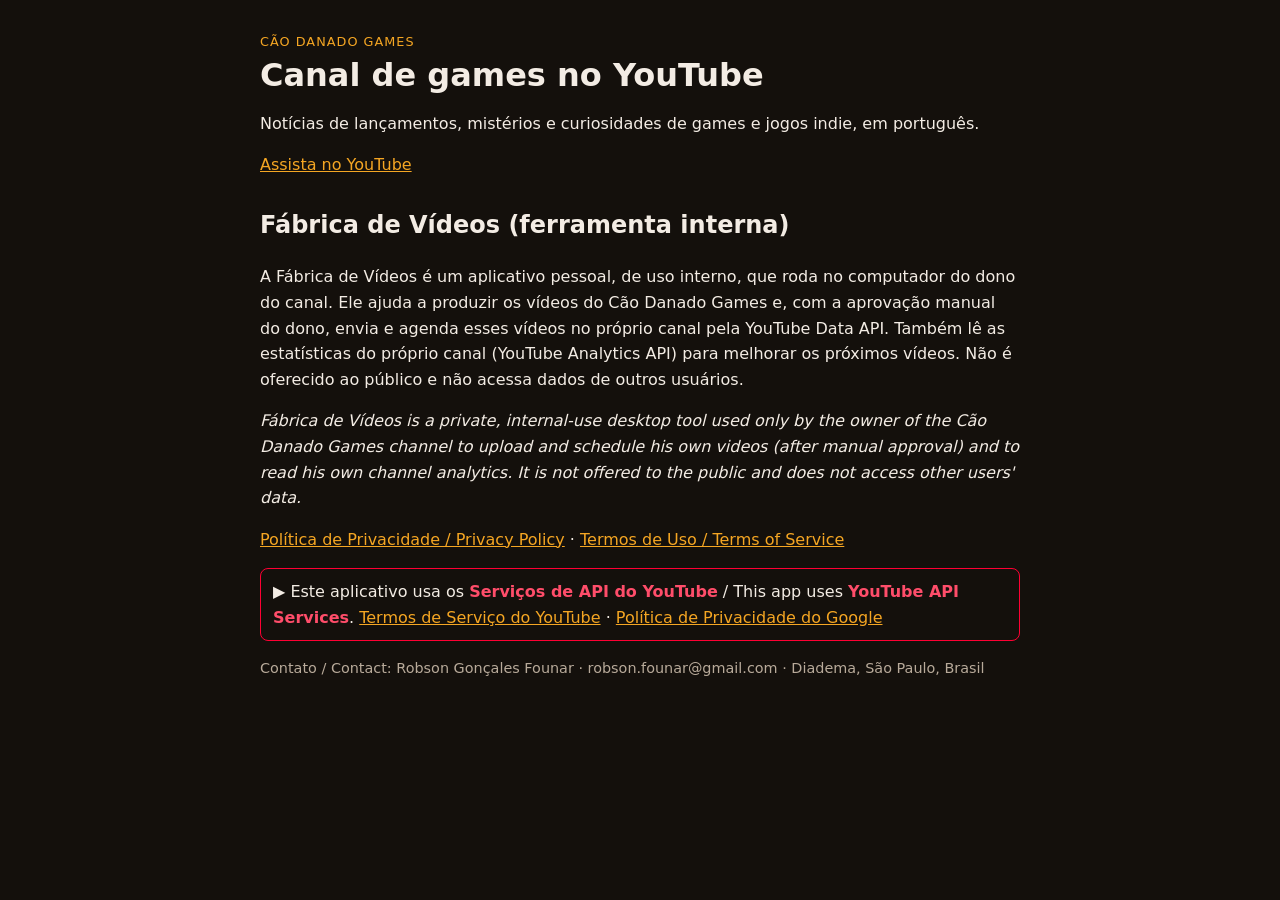
<file: index.html>
<!doctype html>
<html lang="pt-BR">
<head>
  <meta charset="utf-8">
  <meta name="viewport" content="width=device-width, initial-scale=1">
  <title>Cão Danado Games</title>
  <link rel="stylesheet" href="style.css">
</head>
<body>
  <main>
    <p class="mark">Cão Danado Games</p>
    <h1>Canal de games no YouTube</h1>
    <p>Notícias de lançamentos, mistérios e curiosidades de games e jogos indie, em português.</p>
    <p><a href="https://www.youtube.com/@cao_danado">Assista no YouTube</a></p>

    <h2>Fábrica de Vídeos (ferramenta interna)</h2>
    <p>A Fábrica de Vídeos é um aplicativo pessoal, de uso interno, que roda no computador do dono do canal.
      Ele ajuda a produzir os vídeos do Cão Danado Games e, com a aprovação manual do dono, envia e agenda
      esses vídeos no próprio canal pela YouTube Data API. Também lê as estatísticas do próprio canal
      (YouTube Analytics API) para melhorar os próximos vídeos. Não é oferecido ao público e não acessa
      dados de outros usuários.</p>
    <p lang="en"><em>Fábrica de Vídeos is a private, internal-use desktop tool used only by the owner of the
      Cão Danado Games channel to upload and schedule his own videos (after manual approval) and to read his
      own channel analytics. It is not offered to the public and does not access other users' data.</em></p>

    <p><a href="privacidade.html">Política de Privacidade / Privacy Policy</a> ·
       <a href="termos.html">Termos de Uso / Terms of Service</a></p>
    <p class="yt">▶ Este aplicativo usa os <strong>Serviços de API do YouTube</strong> / This app uses <strong>YouTube API Services</strong>.
      <a href="https://www.youtube.com/t/terms">Termos de Serviço do YouTube</a> ·
      <a href="https://policies.google.com/privacy">Política de Privacidade do Google</a></p>
    <p class="small">Contato / Contact: Robson Gonçales Founar · robson.founar@gmail.com · Diadema, São Paulo, Brasil</p>
  </main>
</body>
</html>
</file>
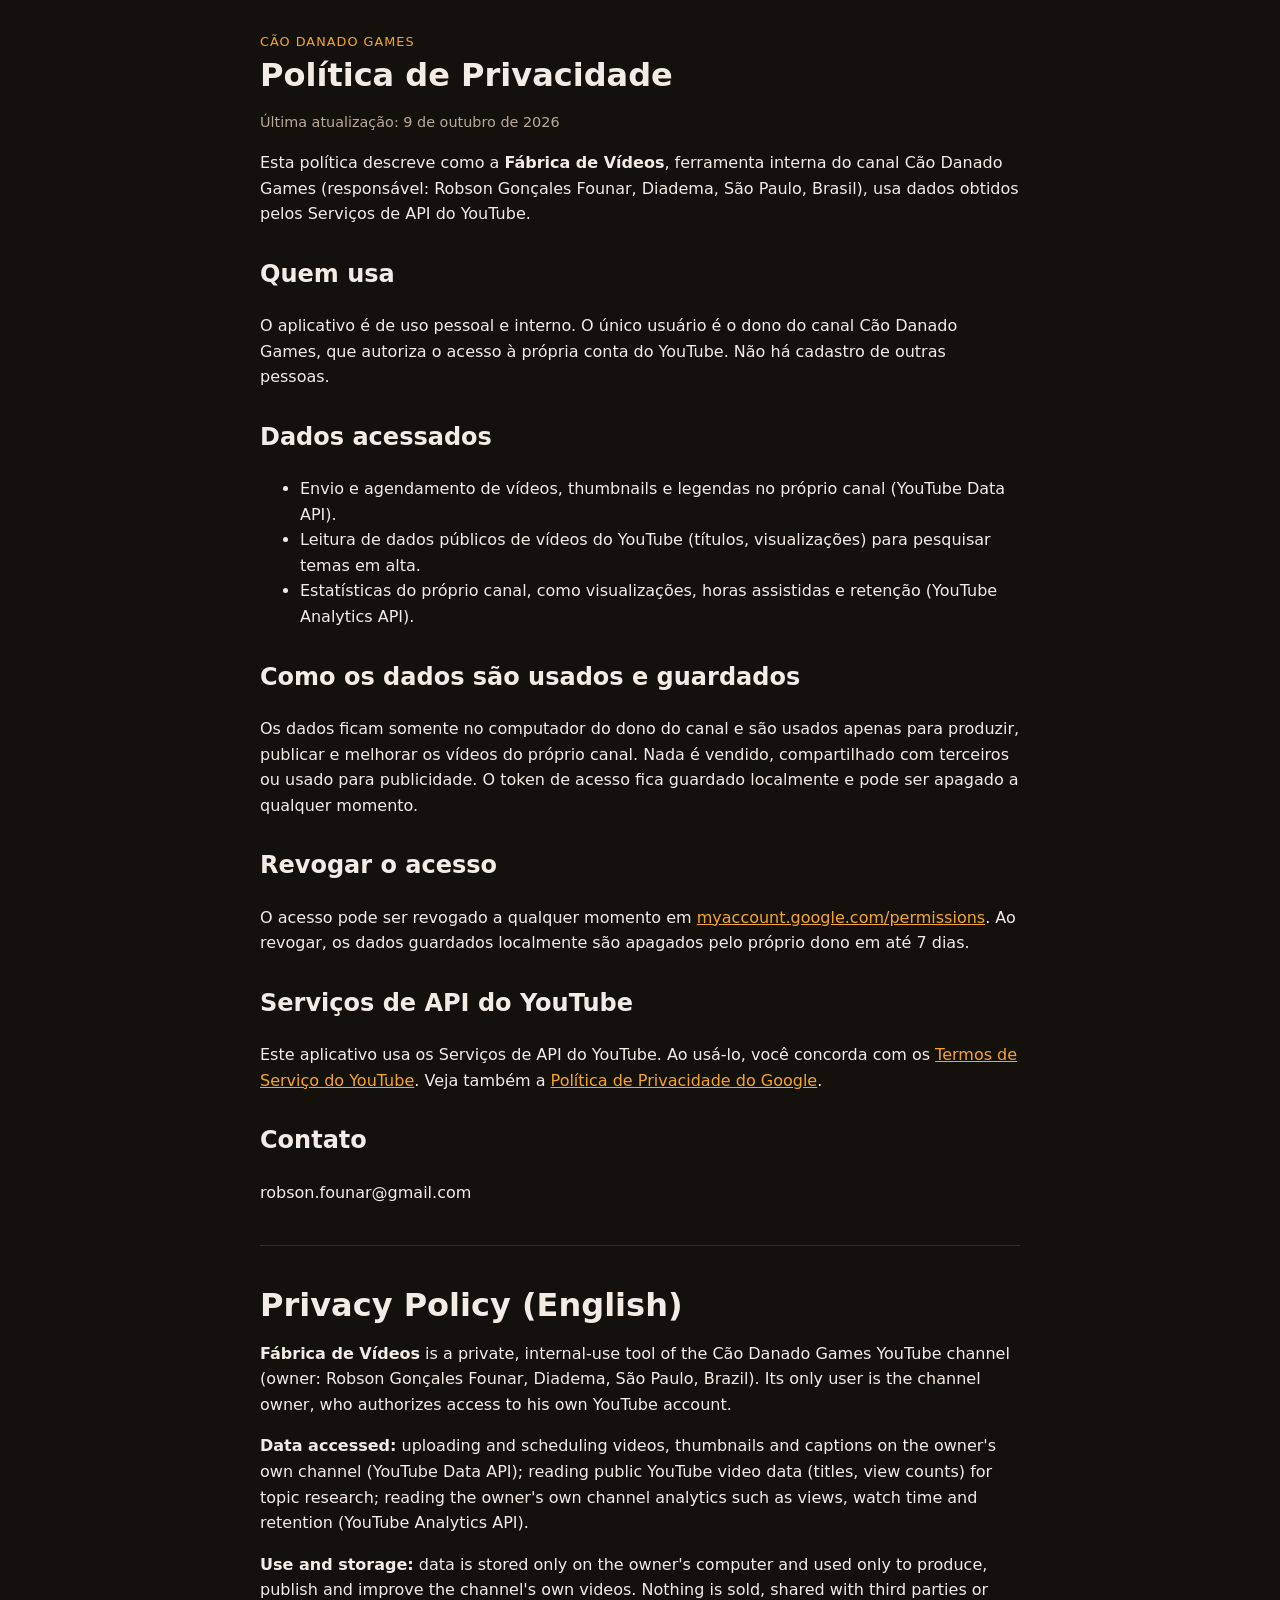
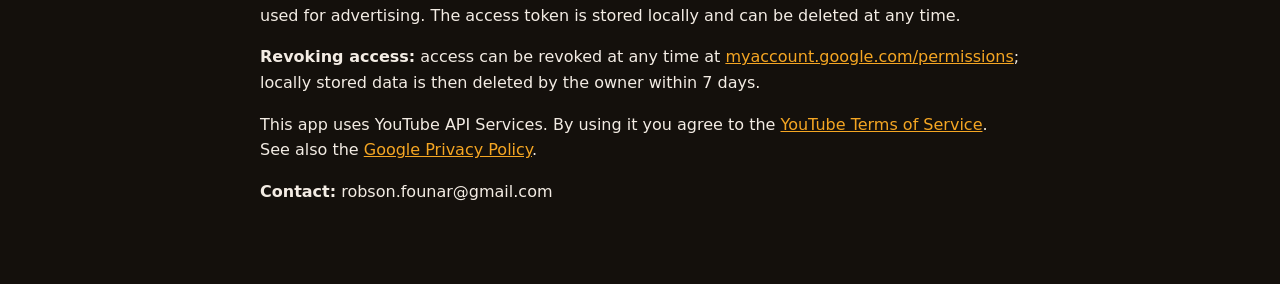
<file: privacidade.html>
<!doctype html>
<html lang="pt-BR">
<head>
  <meta charset="utf-8">
  <meta name="viewport" content="width=device-width, initial-scale=1">
  <title>Política de Privacidade · Cão Danado Games</title>
  <link rel="stylesheet" href="style.css">
</head>
<body>
  <main>
    <p class="mark"><a href="index.html">Cão Danado Games</a></p>
    <h1>Política de Privacidade</h1>
    <p class="small">Última atualização: 9 de outubro de 2026</p>

    <p>Esta política descreve como a <strong>Fábrica de Vídeos</strong>, ferramenta interna do canal Cão Danado Games
      (responsável: Robson Gonçales Founar, Diadema, São Paulo, Brasil), usa dados obtidos pelos Serviços de API do YouTube.</p>

    <h2>Quem usa</h2>
    <p>O aplicativo é de uso pessoal e interno. O único usuário é o dono do canal Cão Danado Games, que autoriza
      o acesso à própria conta do YouTube. Não há cadastro de outras pessoas.</p>

    <h2>Dados acessados</h2>
    <ul>
      <li>Envio e agendamento de vídeos, thumbnails e legendas no próprio canal (YouTube Data API).</li>
      <li>Leitura de dados públicos de vídeos do YouTube (títulos, visualizações) para pesquisar temas em alta.</li>
      <li>Estatísticas do próprio canal, como visualizações, horas assistidas e retenção (YouTube Analytics API).</li>
    </ul>

    <h2>Como os dados são usados e guardados</h2>
    <p>Os dados ficam somente no computador do dono do canal e são usados apenas para produzir, publicar e melhorar
      os vídeos do próprio canal. Nada é vendido, compartilhado com terceiros ou usado para publicidade.
      O token de acesso fica guardado localmente e pode ser apagado a qualquer momento.</p>

    <h2>Revogar o acesso</h2>
    <p>O acesso pode ser revogado a qualquer momento em
      <a href="https://myaccount.google.com/permissions">myaccount.google.com/permissions</a>.
      Ao revogar, os dados guardados localmente são apagados pelo próprio dono em até 7 dias.</p>

    <h2>Serviços de API do YouTube</h2>
    <p>Este aplicativo usa os Serviços de API do YouTube. Ao usá-lo, você concorda com os
      <a href="https://www.youtube.com/t/terms">Termos de Serviço do YouTube</a>. Veja também a
      <a href="https://policies.google.com/privacy">Política de Privacidade do Google</a>.</p>

    <h2>Contato</h2>
    <p>robson.founar@gmail.com</p>

    <hr>
    <h1 lang="en">Privacy Policy (English)</h1>
    <div lang="en">
      <p><strong>Fábrica de Vídeos</strong> is a private, internal-use tool of the Cão Danado Games YouTube channel
        (owner: Robson Gonçales Founar, Diadema, São Paulo, Brazil). Its only user is the channel owner, who authorizes
        access to his own YouTube account.</p>
      <p><strong>Data accessed:</strong> uploading and scheduling videos, thumbnails and captions on the owner's own
        channel (YouTube Data API); reading public YouTube video data (titles, view counts) for topic research; reading
        the owner's own channel analytics such as views, watch time and retention (YouTube Analytics API).</p>
      <p><strong>Use and storage:</strong> data is stored only on the owner's computer and used only to produce, publish
        and improve the channel's own videos. Nothing is sold, shared with third parties or used for advertising.
        The access token is stored locally and can be deleted at any time.</p>
      <p><strong>Revoking access:</strong> access can be revoked at any time at
        <a href="https://myaccount.google.com/permissions">myaccount.google.com/permissions</a>; locally stored data is
        then deleted by the owner within 7 days.</p>
      <p>This app uses YouTube API Services. By using it you agree to the
        <a href="https://www.youtube.com/t/terms">YouTube Terms of Service</a>. See also the
        <a href="https://policies.google.com/privacy">Google Privacy Policy</a>.</p>
      <p><strong>Contact:</strong> robson.founar@gmail.com</p>
    </div>
  </main>
</body>
</html>
</file>
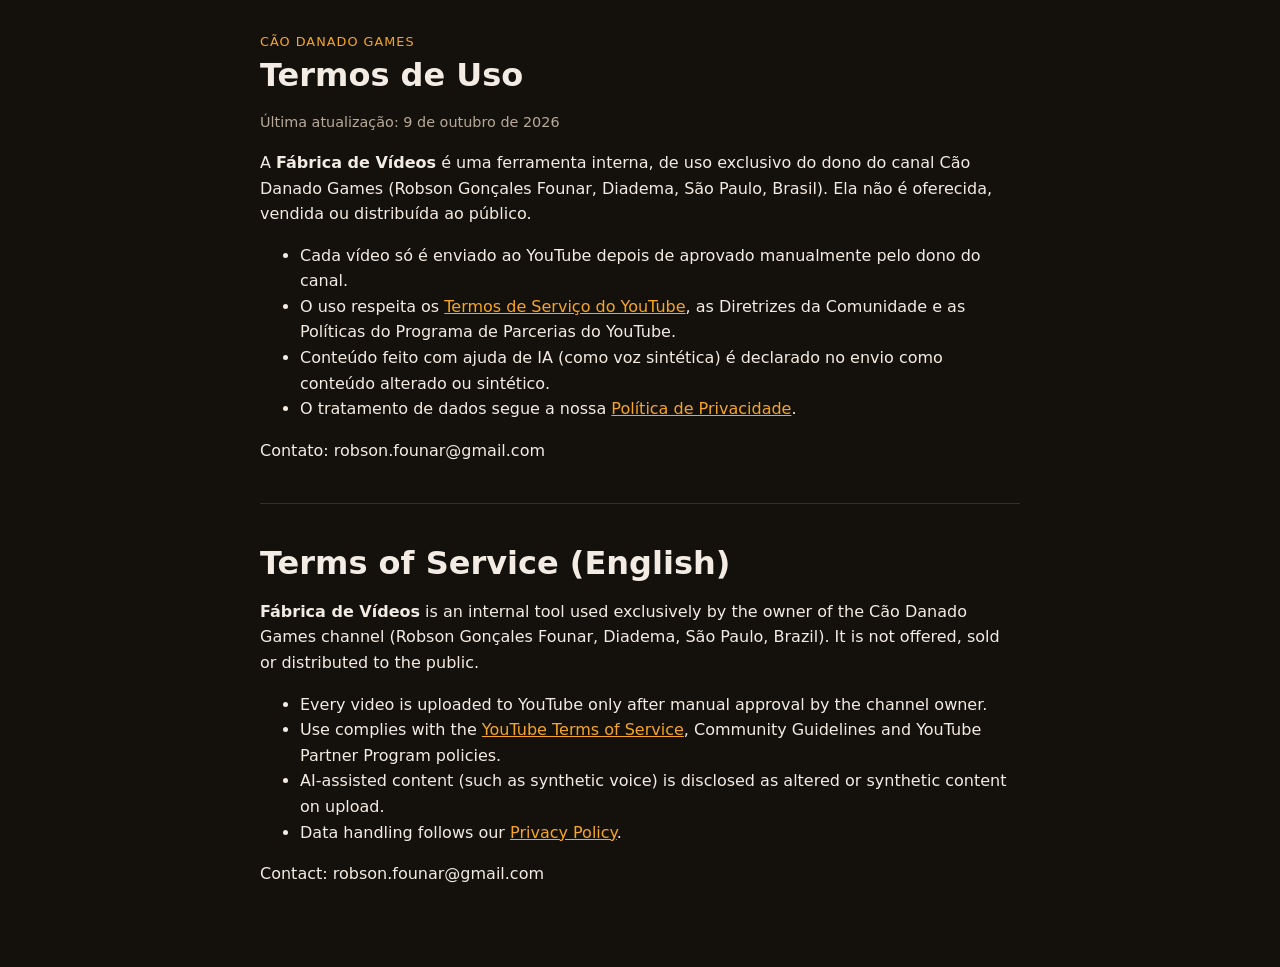
<file: termos.html>
<!doctype html>
<html lang="pt-BR">
<head>
  <meta charset="utf-8">
  <meta name="viewport" content="width=device-width, initial-scale=1">
  <title>Termos de Uso · Cão Danado Games</title>
  <link rel="stylesheet" href="style.css">
</head>
<body>
  <main>
    <p class="mark"><a href="index.html">Cão Danado Games</a></p>
    <h1>Termos de Uso</h1>
    <p class="small">Última atualização: 9 de outubro de 2026</p>

    <p>A <strong>Fábrica de Vídeos</strong> é uma ferramenta interna, de uso exclusivo do dono do canal Cão Danado Games
      (Robson Gonçales Founar, Diadema, São Paulo, Brasil). Ela não é oferecida, vendida ou distribuída ao público.</p>
    <ul>
      <li>Cada vídeo só é enviado ao YouTube depois de aprovado manualmente pelo dono do canal.</li>
      <li>O uso respeita os <a href="https://www.youtube.com/t/terms">Termos de Serviço do YouTube</a>,
        as Diretrizes da Comunidade e as Políticas do Programa de Parcerias do YouTube.</li>
      <li>Conteúdo feito com ajuda de IA (como voz sintética) é declarado no envio como conteúdo alterado ou sintético.</li>
      <li>O tratamento de dados segue a nossa <a href="privacidade.html">Política de Privacidade</a>.</li>
    </ul>
    <p>Contato: robson.founar@gmail.com</p>

    <hr>
    <h1 lang="en">Terms of Service (English)</h1>
    <div lang="en">
      <p><strong>Fábrica de Vídeos</strong> is an internal tool used exclusively by the owner of the Cão Danado Games
        channel (Robson Gonçales Founar, Diadema, São Paulo, Brazil). It is not offered, sold or distributed to the public.</p>
      <ul>
        <li>Every video is uploaded to YouTube only after manual approval by the channel owner.</li>
        <li>Use complies with the <a href="https://www.youtube.com/t/terms">YouTube Terms of Service</a>, Community
          Guidelines and YouTube Partner Program policies.</li>
        <li>AI-assisted content (such as synthetic voice) is disclosed as altered or synthetic content on upload.</li>
        <li>Data handling follows our <a href="privacidade.html">Privacy Policy</a>.</li>
      </ul>
      <p>Contact: robson.founar@gmail.com</p>
    </div>
  </main>
</body>
</html>
</file>
<file: style.css>
:root { color-scheme: light dark; --bg: #14100c; --fg: #f3ece4; --muted: #b8aa9a; --accent: #f5a623; }
body { margin: 0; background: var(--bg); color: var(--fg); font: 16px/1.6 system-ui, "Segoe UI", sans-serif; }
main { max-width: 760px; margin: 0 auto; padding: 32px 16px 64px; }
.mark { color: var(--accent); text-transform: uppercase; letter-spacing: 0.08em; font-size: 0.8rem; margin: 0; }
.mark a { color: inherit; text-decoration: none; }
h1 { margin: 4px 0 16px; line-height: 1.2; }
h2 { margin-top: 28px; }
a { color: var(--accent); }
.small { color: var(--muted); font-size: 0.9rem; }
hr { border: 0; border-top: 1px solid #3a2f25; margin: 40px 0; }
.yt { border: 1px solid #ff0033; border-radius: 8px; padding: 10px 12px; }
.yt strong { color: #ff4d6a; }
</file>
